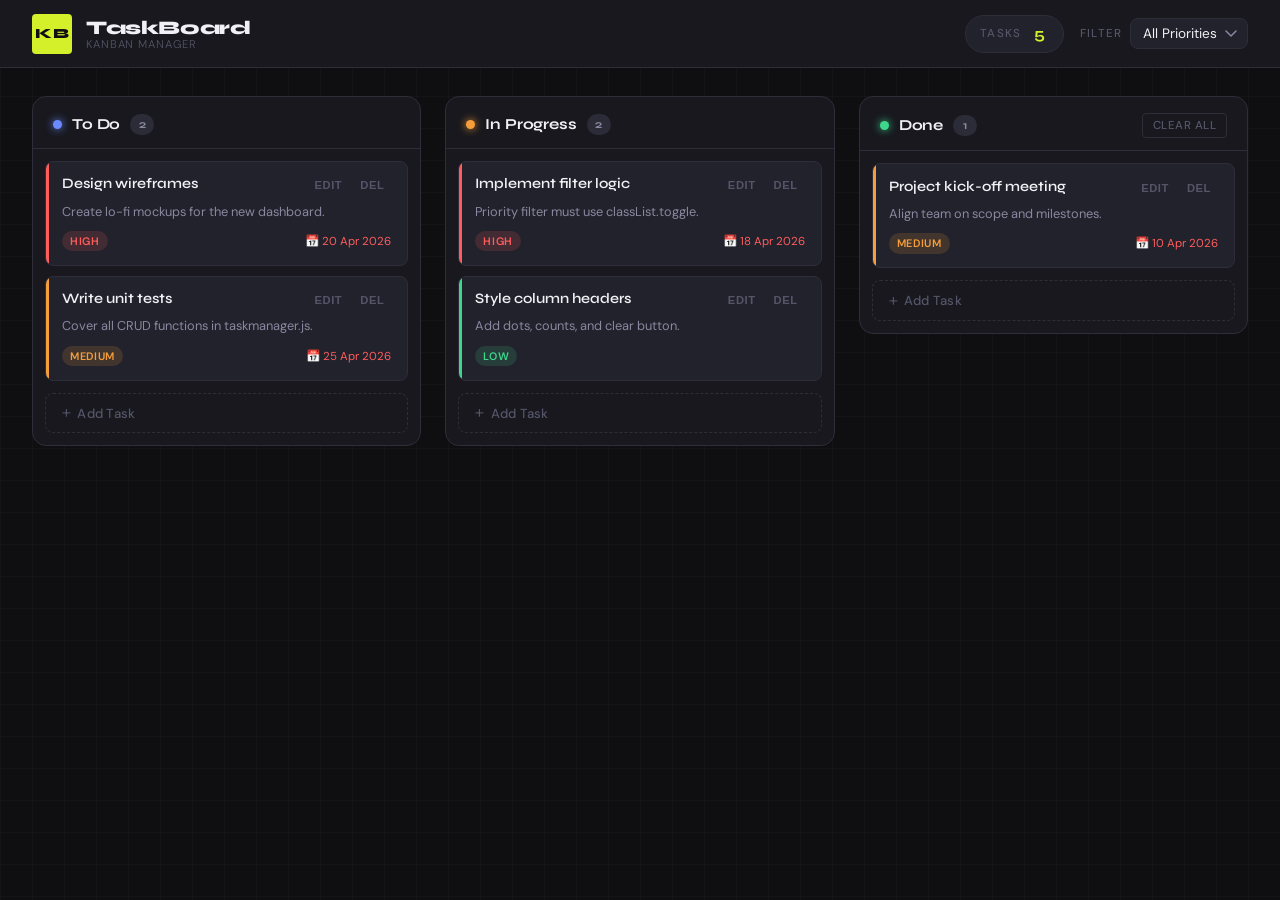
<file: Lab 2/index.html>
<!DOCTYPE html>
<html lang="en">
<head>
  <meta charset="UTF-8" />
  <meta name="viewport" content="width=device-width, initial-scale=1.0" />
  <title>TaskBoard — Kanban</title>
  <link rel="stylesheet" href="style.css" />
  <link rel="preconnect" href="https://fonts.googleapis.com" />
  <link rel="preconnect" href="https://fonts.gstatic.com" crossorigin />
  <link href="https://fonts.googleapis.com/css2?family=Syne:wght@400;600;700;800&family=DM+Sans:ital,wght@0,300;0,400;0,500;1,300&display=swap" rel="stylesheet" />
</head>
<body>

  <!-- ═══════════════ HEADER ═══════════════ -->
  <header class="app-header">
    <div class="header-left">
      <div class="logo-mark">KB</div>
      <div class="header-titles">
        <h1 class="app-title">TaskBoard</h1>
        <span class="app-subtitle">Kanban Manager</span>
      </div>
    </div>
    <div class="header-right">
      <div class="counter-badge">
        <span class="counter-label">Tasks</span>
        <span class="counter-value" id="taskCounter">0</span>
      </div>
      <div class="filter-group">
        <label class="filter-label" for="priorityFilter">Filter</label>
        <select id="priorityFilter" class="filter-select">
          <option value="all">All Priorities</option>
          <option value="high">🔴 High</option>
          <option value="medium">🟡 Medium</option>
          <option value="low">🟢 Low</option>
        </select>
      </div>
    </div>
  </header>

  <!-- ═══════════════ BOARD ═══════════════ -->
  <main class="board">

    <!-- TO DO -->
    <section class="column" id="todo">
      <div class="column-header">
        <div class="column-title-group">
          <span class="column-dot dot-todo"></span>
          <h2 class="column-title">To Do</h2>
          <span class="column-count" id="count-todo">0</span>
        </div>
      </div>
      <ul class="task-list" id="list-todo" data-column="todo"></ul>
      <button class="add-task-btn" data-column="todo">
        <span class="plus-icon">+</span> Add Task
      </button>
    </section>

    <!-- IN PROGRESS -->
    <section class="column" id="inprogress">
      <div class="column-header">
        <div class="column-title-group">
          <span class="column-dot dot-inprogress"></span>
          <h2 class="column-title">In Progress</h2>
          <span class="column-count" id="count-inprogress">0</span>
        </div>
      </div>
      <ul class="task-list" id="list-inprogress" data-column="inprogress"></ul>
      <button class="add-task-btn" data-column="inprogress">
        <span class="plus-icon">+</span> Add Task
      </button>
    </section>

    <!-- DONE -->
    <section class="column" id="done">
      <div class="column-header">
        <div class="column-title-group">
          <span class="column-dot dot-done"></span>
          <h2 class="column-title">Done</h2>
          <span class="column-count" id="count-done">0</span>
        </div>
        <button class="clear-done-btn" id="clearDoneBtn">Clear All</button>
      </div>
      <ul class="task-list" id="list-done" data-column="done"></ul>
      <button class="add-task-btn" data-column="done">
        <span class="plus-icon">+</span> Add Task
      </button>
    </section>

  </main>

  <!-- ═══════════════ MODAL ═══════════════ -->
  <div class="modal-overlay" id="modalOverlay" aria-hidden="true">
    <div class="modal" role="dialog" aria-modal="true" aria-labelledby="modalHeading">
      <div class="modal-header">
        <h2 class="modal-title" id="modalHeading">New Task</h2>
        <button class="modal-close-btn" id="modalCloseBtn" aria-label="Close modal">✕</button>
      </div>
      <div class="modal-body">
        <div class="form-group">
          <label class="form-label" for="taskTitle">Title <span class="required">*</span></label>
          <input type="text" id="taskTitle" class="form-input" placeholder="What needs to be done?" maxlength="80" />
        </div>
        <div class="form-group">
          <label class="form-label" for="taskDesc">Description</label>
          <textarea id="taskDesc" class="form-textarea" placeholder="Add details, context, or notes…" rows="3"></textarea>
        </div>
        <div class="form-row">
          <div class="form-group">
            <label class="form-label" for="taskPriority">Priority</label>
            <select id="taskPriority" class="form-select">
              <option value="medium">🟡 Medium</option>
              <option value="high">🔴 High</option>
              <option value="low">🟢 Low</option>
            </select>
          </div>
          <div class="form-group">
            <label class="form-label" for="taskDue">Due Date</label>
            <input type="date" id="taskDue" class="form-input" />
          </div>
        </div>
      </div>
      <div class="modal-footer">
        <button class="btn btn-secondary" id="modalCancelBtn">Cancel</button>
        <button class="btn btn-primary" id="modalSaveBtn">Save Task</button>
      </div>
      <!-- Hidden fields to track edit state -->
      <input type="hidden" id="editTaskId" value="" />
      <input type="hidden" id="editColumnId" value="" />
    </div>
  </div>

  <script src="taskmanager.js"></script>
</body>
</html>
</file>
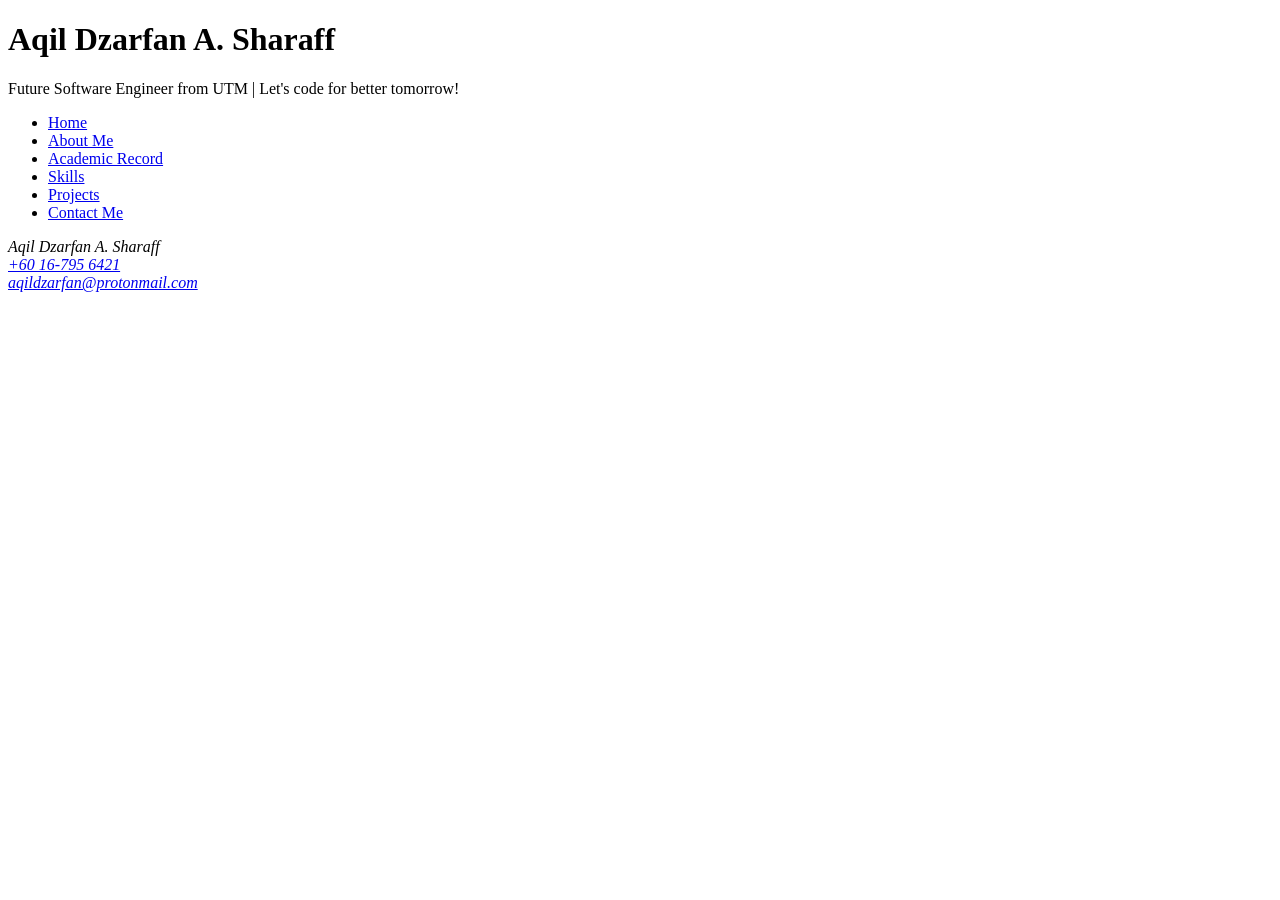
<file: Lab Exercise 1 - HTML/index.html>
<!DOCTYPE html>
<html lang="en">

<head>
    <meta charset="UTF-8">
    <meta name="description"
        content="Personal portfolio of Aqil Dzarfan A. Sharaff, a future software engineer from UTM.">
    <title>Index - Aqil's Portfolio</title>
</head>

<body>
    <header>
        <h1>Aqil Dzarfan A. Sharaff</h1>
        <p>Future Software Engineer from UTM | Let's code for better tomorrow!</p>
    </header>
    <nav>
        <ul>
            <li><a href="index.html">Home</a></li>
            <li><a href="about.html">About Me</a></li>
            <li><a href="academic.html">Academic Record</a></li>
            <li><a href="skills.html">Skills</a></li>
            <li><a href="projects.html">Projects</a></li>
            <li><a href="contact.html">Contact Me</a></li>
        </ul>
    </nav>
    <main>
        <section>
        </section>
        <section>
        </section>
    </main>
    <footer>
        <address>
            Aqil Dzarfan A. Sharaff<br>
            <a href="tel:+60167956421">+60 16-795 6421</a><br>
            <a href="mailto:aqildzarfan@protonmail.com">aqildzarfan@protonmail.com</a><br>
        </address>
    </footer>
</body>
</file>
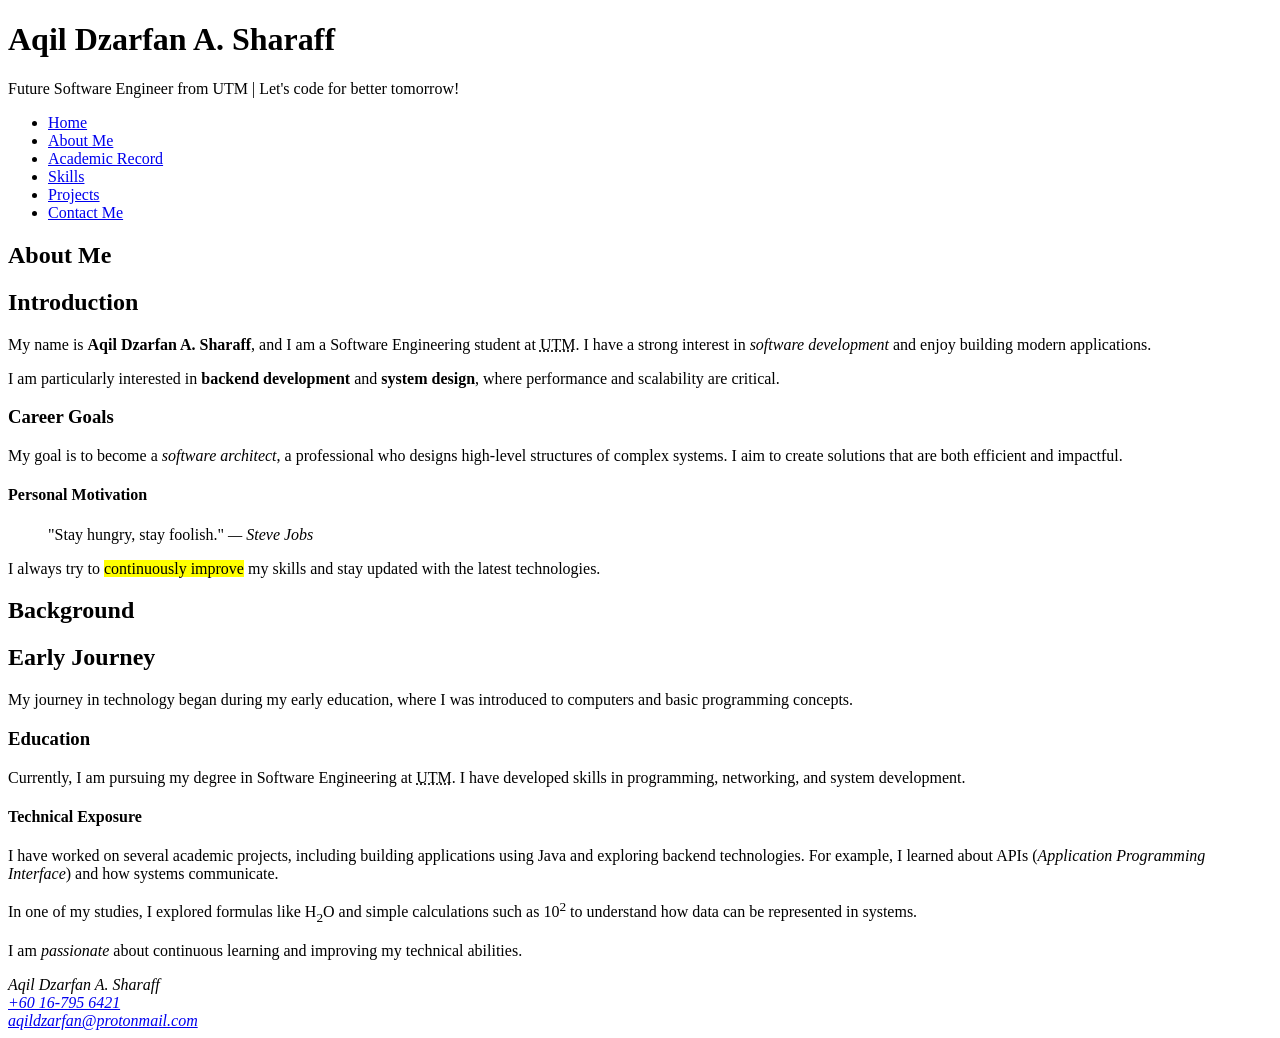
<file: Lab Exercise 1 - HTML/about.html>
<!DOCTYPE html>
<html lang="en">

<head>
    <meta charset="UTF-8">
    <meta name="description"
        content="Personal portfolio of Aqil Dzarfan A. Sharaff, a future software engineer from UTM.">
    <title>About - Aqil's Portfolio</title>
</head>

<body>
    <header>
        <h1>Aqil Dzarfan A. Sharaff</h1>
        <p>Future Software Engineer from UTM | Let's code for better tomorrow!</p>
    </header>
    <nav>
        <ul>
            <li><a href="index.html">Home</a></li>
            <li><a href="about.html">About Me</a></li>
            <li><a href="academic.html">Academic Record</a></li>
            <li><a href="skills.html">Skills</a></li>
            <li><a href="projects.html">Projects</a></li>
            <li><a href="contact.html">Contact Me</a></li>
        </ul>
    </nav>
    <main>
        <section>
            <h1>About Me</h1>

            <h2>Introduction</h2>
            <p>
                My name is <strong>Aqil Dzarfan A. Sharaff</strong>, and I am a Software Engineering student at
                <abbr title="Universiti Teknologi Malaysia">UTM</abbr>.
                I have a strong interest in <em>software development</em> and enjoy building modern applications.
            </p>
            <p>
                I am particularly interested in <strong>backend development</strong> and <b>system design</b>,
                where performance and scalability are critical.
            </p>

            <h3>Career Goals</h3>
            <p>
                My goal is to become a <dfn>software architect</dfn>, a professional who designs high-level
                structures of complex systems. I aim to create solutions that are both efficient and impactful.
            </p>

            <h4>Personal Motivation</h4>
            <blockquote cite="https://www.brainyquote.com/quotes/steve_jobs_416859">
                "Stay hungry, stay foolish."
                <cite>— Steve Jobs</cite>
            </blockquote>

            <p>
                I always try to <mark>continuously improve</mark> my skills and stay updated with the latest
                technologies.
            </p>
        </section>

        <section>
            <h1>Background</h1>

            <h2>Early Journey</h2>
            <p>
                My journey in technology began during my early education, where I was introduced to computers
                and basic programming concepts.
            </p>

            <h3>Education</h3>
            <p>
                Currently, I am pursuing my degree in Software Engineering at
                <abbr title="Universiti Teknologi Malaysia">UTM</abbr>.
                I have developed skills in programming, networking, and system development.
            </p>

            <h4>Technical Exposure</h4>
            <p>
                I have worked on several academic projects, including building applications using Java and exploring
                backend technologies. For example, I learned about APIs (<dfn>Application Programming Interface</dfn>)
                and how systems communicate.
            </p>

            <p>
                In one of my studies, I explored formulas like H<sub>2</sub>O and simple calculations such as
                10<sup>2</sup>
                to understand how data can be represented in systems.
            </p>

            <p>
                I am <i>passionate</i> about continuous learning and improving my technical abilities.
            </p>
        </section>
    </main>
    <footer>
        <address>
            Aqil Dzarfan A. Sharaff<br>
            <a href="tel:+60167956421">+60 16-795 6421</a><br>
            <a href="mailto:aqildzarfan@protonmail.com">aqildzarfan@protonmail.com</a><br>
        </address>
    </footer>
</body>
</file>
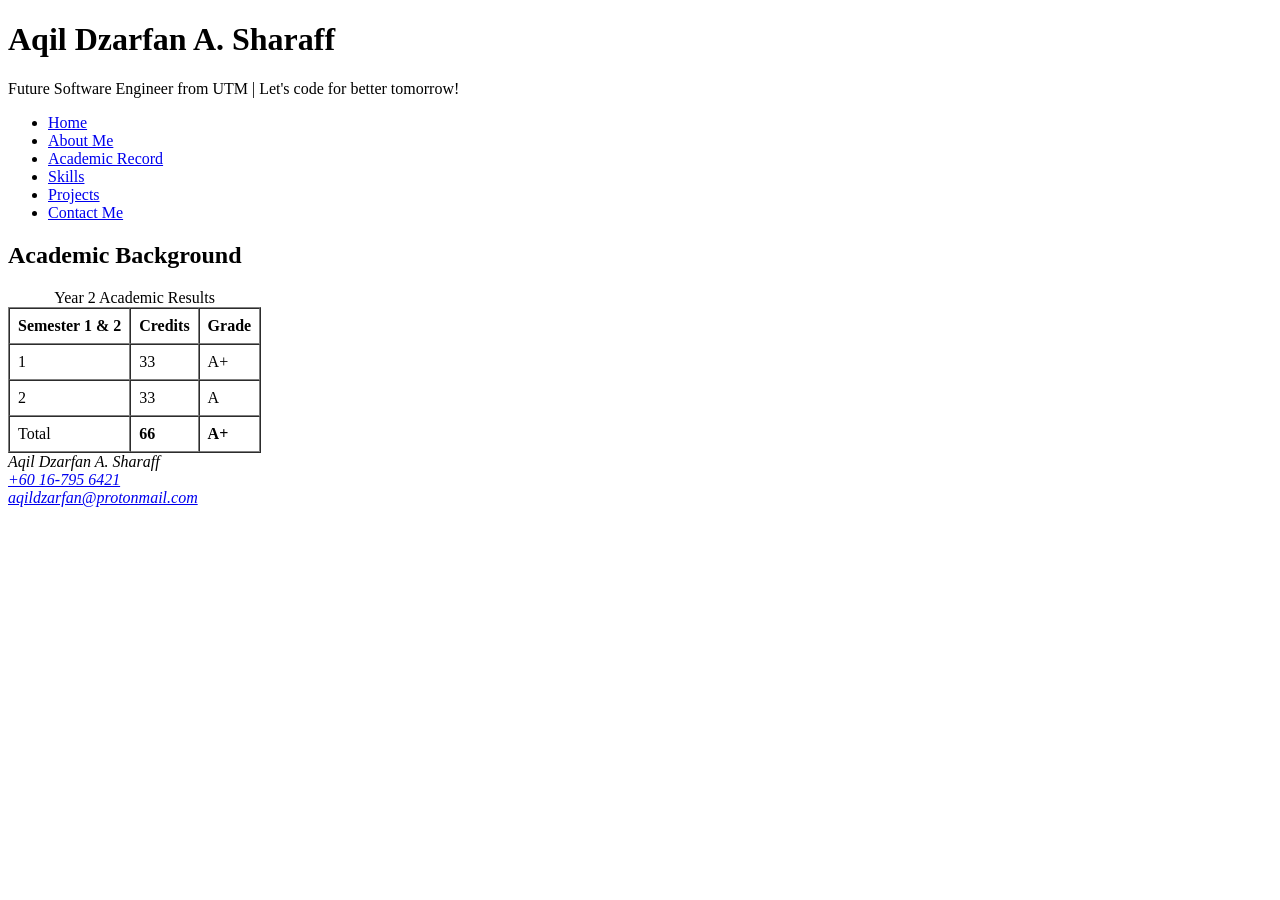
<file: Lab Exercise 1 - HTML/academic.html>
<!DOCTYPE html>
<html lang="en">

<head>
    <meta charset="UTF-8">
    <meta name="description"
        content="Personal portfolio of Aqil Dzarfan A. Sharaff, a future software engineer from UTM.">
    <title>Academic - Aqil's Portfolio</title>
</head>

<body>
    <header>
        <h1>Aqil Dzarfan A. Sharaff</h1>
        <p>Future Software Engineer from UTM | Let's code for better tomorrow!</p>
    </header>
    <nav>
        <ul>
            <li><a href="index.html">Home</a></li>
            <li><a href="about.html">About Me</a></li>
            <li><a href="academic.html">Academic Record</a></li>
            <li><a href="skills.html">Skills</a></li>
            <li><a href="projects.html">Projects</a></li>
            <li><a href="contact.html">Contact Me</a></li>
        </ul>
    </nav>
    <main>
        <section>
            <h1>Academic Background</h1>
        </section>
        <section>
            <table border="1" cellpadding="8" cellspacing="0">
                <caption>Year 2 Academic Results</caption>
                <thead>
                    <tr>
                        <th scope="col" colspan="2">Semester 1 &amp; 2</th>
                        <th scope="col">Credits</th>
                        <th scope="col">Grade</th>
                    </tr>
                </thead>
                <tbody>
                    <tr>
                        <td colspan="2">1</td>
                        <td>33</td>
                        <td>A+</td>
                    </tr>
                    <tr>
                        <td colspan="2">2</td>
                        <td>33</td>
                        <td>A</td>
                    </tr>
                </tbody>
                <tfoot>
                    <tr>
                        <td colspan="2">Total</td>
                        <td><strong>66</strong></td>
                        <td><strong>A+</strong></td>
                    </tr>
                </tfoot>
            </table>
        </section>
    </main>
    <footer>
        <address>
            Aqil Dzarfan A. Sharaff<br>
            <a href="tel:+60167956421">+60 16-795 6421</a><br>
            <a href="mailto:aqildzarfan@protonmail.com">aqildzarfan@protonmail.com</a><br>
        </address>
    </footer>
</body>
</file>
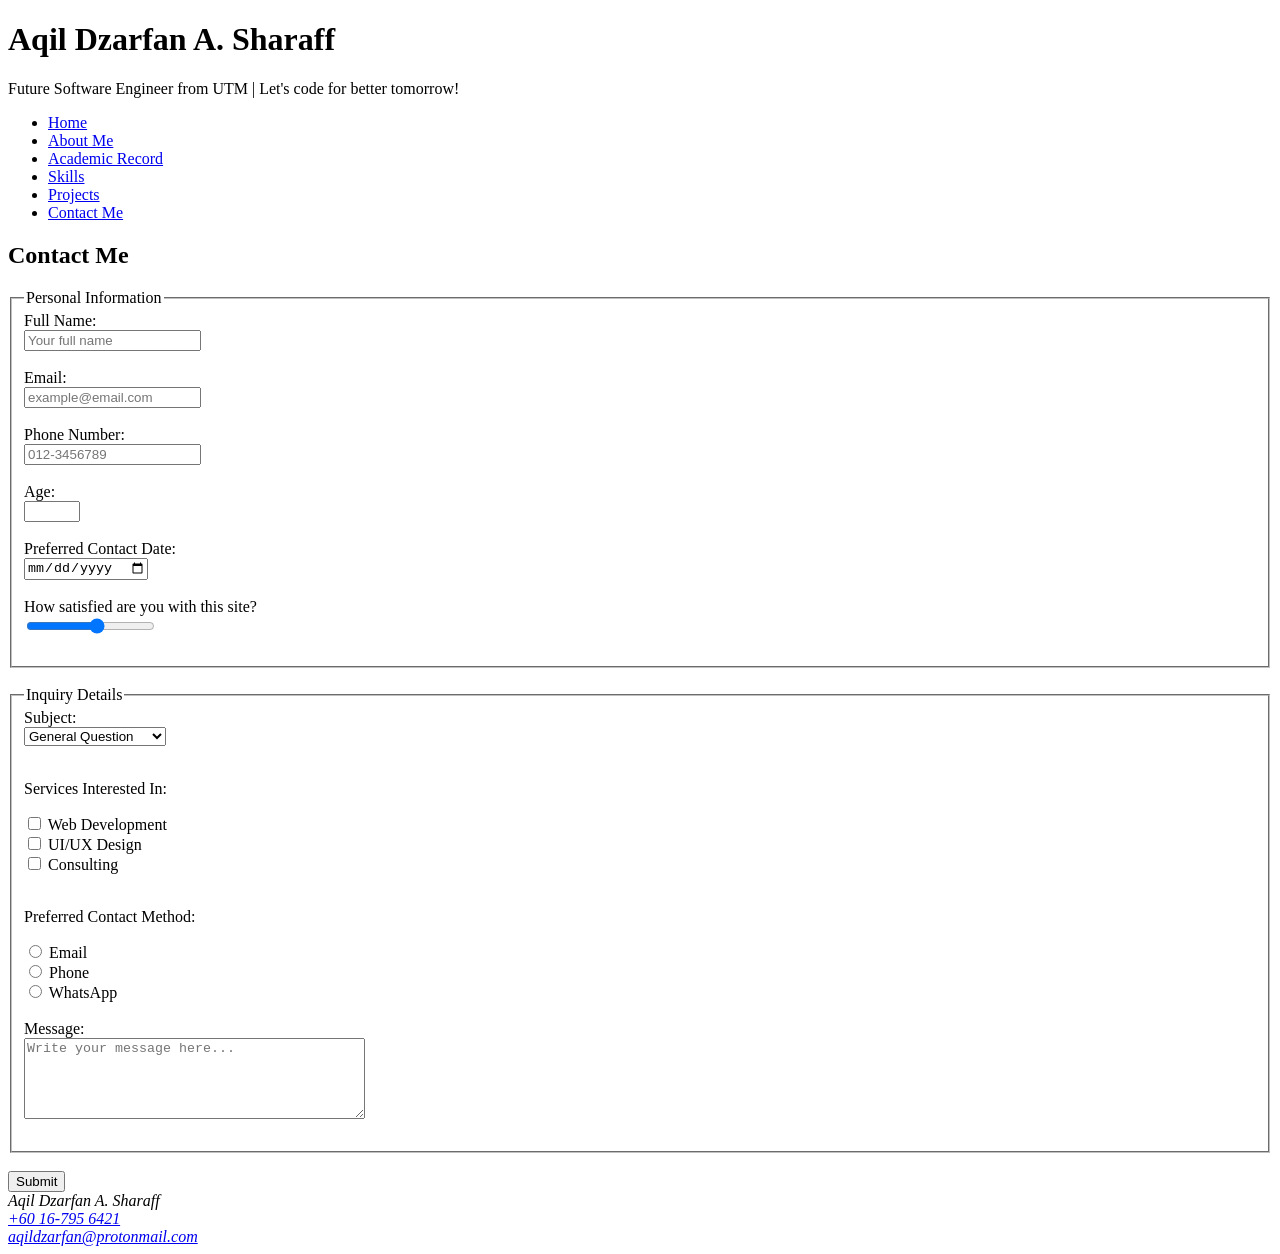
<file: Lab Exercise 1 - HTML/contact.html>
<!DOCTYPE html>
<html lang="en">

<head>
    <meta charset="UTF-8">
    <meta name="description"
        content="Personal portfolio of Aqil Dzarfan A. Sharaff, a future software engineer from UTM.">
    <title>Contact - Aqil's Portfolio</title>
</head>

<body>
    <header>
        <h1>Aqil Dzarfan A. Sharaff</h1>
        <p>Future Software Engineer from UTM | Let's code for better tomorrow!</p>
    </header>
    <nav>
        <ul>
            <li><a href="index.html">Home</a></li>
            <li><a href="about.html">About Me</a></li>
            <li><a href="academic.html">Academic Record</a></li>
            <li><a href="skills.html">Skills</a></li>
            <li><a href="projects.html">Projects</a></li>
            <li><a href="contact.html">Contact Me</a></li>
        </ul>
    </nav>
    <main>
        <section>
            <h1>Contact Me</h1>
        </section>
        <section>
            <form action="#" method="post">
                <fieldset>
                    <legend>Personal Information</legend>

                    <!-- Full Name -->
                    <label for="fullname">Full Name:</label><br>
                    <input type="text" id="fullname" name="fullname" placeholder="Your full name" required
                        maxlength="60"><br><br>

                    <!-- Email -->
                    <label for="email">Email:</label><br>
                    <input type="email" id="email" name="email" placeholder="example@email.com" required><br><br>

                    <!-- Phone -->
                    <label for="phone">Phone Number:</label><br>
                    <input type="tel" id="phone" name="phone" placeholder="012-3456789" required><br><br>

                    <!-- Age -->
                    <label for="age">Age:</label><br>
                    <input type="number" id="age" name="age" min="18" max="100" required><br><br>

                    <!-- Date -->
                    <label for="date">Preferred Contact Date:</label><br>
                    <input type="date" id="date" name="date" required><br><br>

                    <!-- Range -->
                    <label for="satisfaction">How satisfied are you with this site?</label><br>
                    <input type="range" id="satisfaction" name="satisfaction" min="1" max="10"><br><br>

                </fieldset>
                <br>
                <fieldset>
                    <legend>Inquiry Details</legend>

                    <!-- Subject Dropdown -->
                    <label for="subject">Subject:</label><br>
                    <select id="subject" name="subject" required>

                        <optgroup label="General">
                            <option value="question">General Question</option>
                            <option value="feedback">Feedback</option>
                        </optgroup>

                        <optgroup label="Business">
                            <option value="collaboration">Collaboration</option>
                            <option value="job">Job Opportunity</option>
                        </optgroup>

                    </select><br><br>

                    <!-- Checkboxes -->
                    <p>Services Interested In:</p>

                    <input type="checkbox" id="webdev" name="services" value="webdev">
                    <label for="webdev">Web Development</label><br>

                    <input type="checkbox" id="design" name="services" value="design">
                    <label for="design">UI/UX Design</label><br>

                    <input type="checkbox" id="consulting" name="services" value="consulting">
                    <label for="consulting">Consulting</label><br><br>

                    <!-- Radio Buttons -->
                    <p>Preferred Contact Method:</p>

                    <input type="radio" id="email_contact" name="contact_method" value="email" required>
                    <label for="email_contact">Email</label><br>

                    <input type="radio" id="phone_contact" name="contact_method" value="phone">
                    <label for="phone_contact">Phone</label><br>

                    <input type="radio" id="whatsapp_contact" name="contact_method" value="whatsapp">
                    <label for="whatsapp_contact">WhatsApp</label><br><br>

                    <!-- Message -->
                    <label for="message">Message:</label><br>
                    <textarea id="message" name="message" rows="5" cols="40" placeholder="Write your message here..."
                        maxlength="300" required></textarea><br><br>

                </fieldset>
                <br>

                <!-- Submit Button -->
                <input type="submit" value="Submit">
            </form>
        </section>
    </main>
    <footer>
        <address>
            Aqil Dzarfan A. Sharaff<br>
            <a href="tel:+60167956421">+60 16-795 6421</a><br>
            <a href="mailto:aqildzarfan@protonmail.com">aqildzarfan@protonmail.com</a><br>
        </address>
    </footer>
</body>
</file>
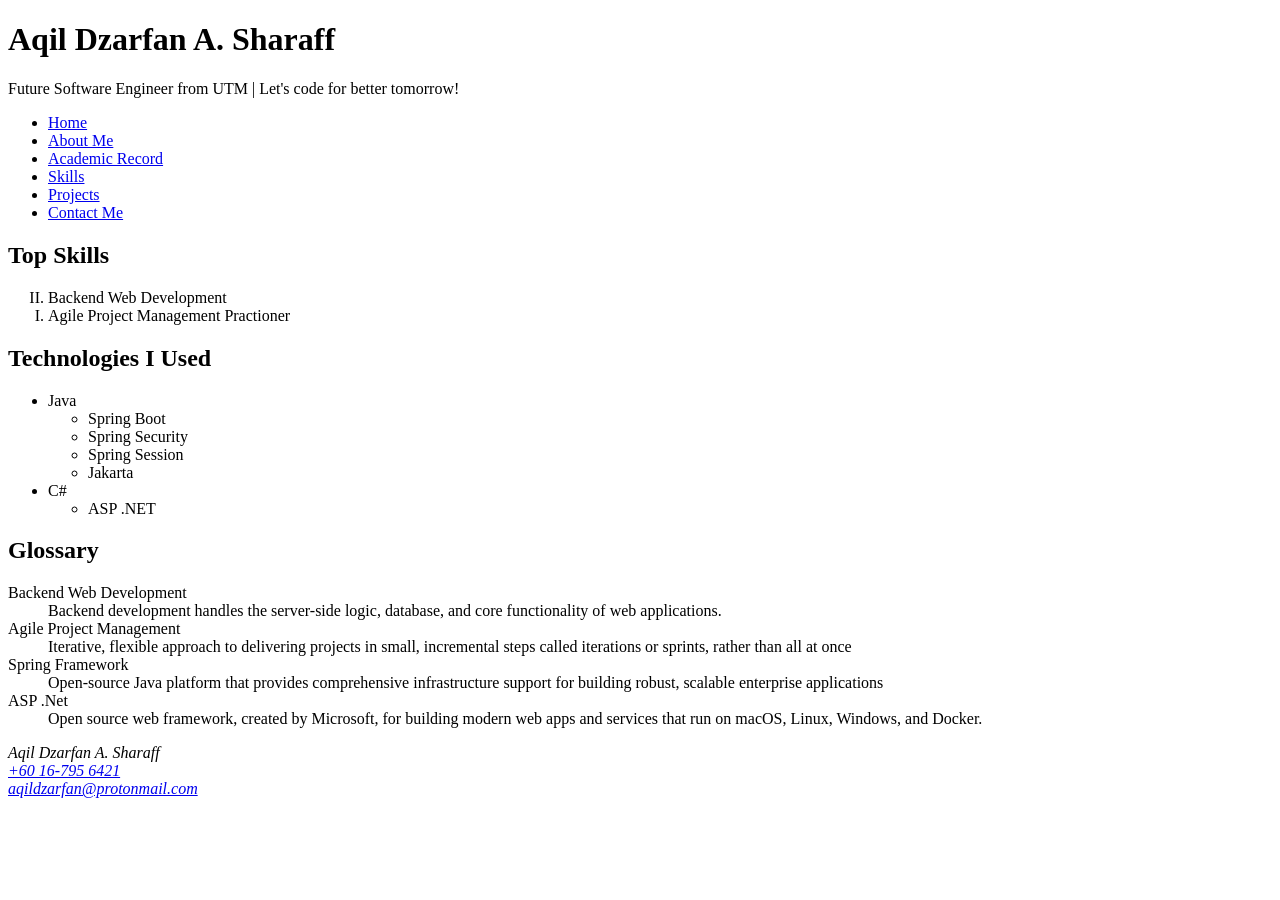
<file: Lab Exercise 1 - HTML/skills.html>
<!DOCTYPE html>
<html lang="en">

<head>
    <meta charset="UTF-8">
    <meta name="description"
        content="Personal portfolio of Aqil Dzarfan A. Sharaff, a future software engineer from UTM.">
    <title>Skills - Aqil's Portfolio</title>
</head>

<body>
    <header>
        <h1>Aqil Dzarfan A. Sharaff</h1>
        <p>Future Software Engineer from UTM | Let's code for better tomorrow!</p>
    </header>
    <nav>
        <ul>
            <li><a href="index.html">Home</a></li>
            <li><a href="about.html">About Me</a></li>
            <li><a href="academic.html">Academic Record</a></li>
            <li><a href="skills.html">Skills</a></li>
            <li><a href="projects.html">Projects</a></li>
            <li><a href="contact.html">Contact Me</a></li>
        </ul>
    </nav>
    <main>
        <section>
            <h2>Top Skills</h2>
            <ol reversed type="I" start="I">
                <li>Backend Web Development</li>
                <li>Agile Project Management Practioner</li>
            </ol>
        </section>
        <section>
            <h2>Technologies I Used</h2>
            <ul>
                <li>Java</li>
                <ul>
                    <li>Spring Boot</li>
                    <li>Spring Security</li>
                    <li>Spring Session</li>
                    <li>Jakarta</li>
                </ul>

                <li>C#</li>
                <ul>
                    <li>ASP .NET</li>
                </ul>
            </ul>
        </section>
        <section>
            <h2>Glossary</h2>
            <dl>
                <dt>Backend Web Development</dt>
                <dd>Backend development handles the server-side logic, database, and core functionality of web
                    applications.</dd>

                <dt>Agile Project Management</dt>
                <dd>Iterative, flexible approach to delivering projects in small, incremental steps called iterations
                    or sprints, rather than all at once</dd>

                <dt>Spring Framework</dt>
                <dd>Open-source Java platform that provides comprehensive infrastructure support for building robust,
                    scalable enterprise applications</dd>

                <dt>ASP .Net</dt>
                <dd>Open source web framework, created by Microsoft, for building modern web apps and services that run
                    on macOS, Linux, Windows, and Docker.</dd>
            </dl>
        </section>
    </main>
    <footer>
        <address>
            Aqil Dzarfan A. Sharaff<br>
            <a href="tel:+60167956421">+60 16-795 6421</a><br>
            <a href="mailto:aqildzarfan@protonmail.com">aqildzarfan@protonmail.com</a><br>
        </address>
    </footer>
</body>
</file>
<file: Lab 2/style.css>
/* ═══════════════════════════════════════════════════════
   TASKBOARD — style.css
   Aesthetic: Industrial-editorial with bold Syne typography
   Dark slate base · acid yellow accents · sharp geometry
═══════════════════════════════════════════════════════ */

/* ── CSS Variables ── */
:root {
  --bg:           #0f0f12;
  --surface:      #18181e;
  --surface-2:    #22222c;
  --surface-3:    #2c2c38;
  --border:       #2e2e3a;
  --border-light: #3e3e50;

  --text-primary:   #f0f0f5;
  --text-secondary: #8888a0;
  --text-muted:     #55556a;

  --accent:       #d4f02a;   /* acid yellow */
  --accent-dim:   #9ab81e;
  --accent-glow:  rgba(212, 240, 42, 0.15);

  --todo-color:      #6c8aff;
  --inprogress-color:#f59e3a;
  --done-color:      #3dd68c;

  --high-color:   #ff5c5c;
  --medium-color: #f59e3a;
  --low-color:    #3dd68c;

  --radius-sm:  4px;
  --radius-md:  8px;
  --radius-lg:  14px;

  --shadow-card: 0 2px 12px rgba(0,0,0,0.4);
  --shadow-modal: 0 24px 64px rgba(0,0,0,0.7);

  --font-display: 'Syne', sans-serif;
  --font-body:    'DM Sans', sans-serif;

  --transition: 200ms cubic-bezier(0.4, 0, 0.2, 1);
}

/* ── Reset & Base ── */
*, *::before, *::after { box-sizing: border-box; margin: 0; padding: 0; }

html { font-size: 16px; -webkit-font-smoothing: antialiased; }

body {
  font-family: var(--font-body);
  background-color: var(--bg);
  color: var(--text-primary);
  min-height: 100vh;
  line-height: 1.5;
  /* Subtle grid background */
  background-image:
    linear-gradient(rgba(255,255,255,0.02) 1px, transparent 1px),
    linear-gradient(90deg, rgba(255,255,255,0.02) 1px, transparent 1px);
  background-size: 32px 32px;
}

/* ── HEADER ── */
.app-header {
  display: flex;
  align-items: center;
  justify-content: space-between;
  padding: 0 2rem;
  height: 68px;
  background: var(--surface);
  border-bottom: 1px solid var(--border);
  position: sticky;
  top: 0;
  z-index: 100;
  gap: 1rem;
}

.header-left {
  display: flex;
  align-items: center;
  gap: 14px;
}

.logo-mark {
  width: 40px;
  height: 40px;
  background: var(--accent);
  color: #0f0f12;
  font-family: var(--font-display);
  font-weight: 800;
  font-size: 14px;
  letter-spacing: 0.5px;
  display: flex;
  align-items: center;
  justify-content: center;
  border-radius: var(--radius-sm);
  flex-shrink: 0;
}

.header-titles {
  display: flex;
  flex-direction: column;
  line-height: 1.1;
}

.app-title {
  font-family: var(--font-display);
  font-weight: 800;
  font-size: 1.2rem;
  letter-spacing: -0.02em;
  color: var(--text-primary);
}

.app-subtitle {
  font-size: 0.7rem;
  color: var(--text-muted);
  font-weight: 300;
  letter-spacing: 0.08em;
  text-transform: uppercase;
}

.header-right {
  display: flex;
  align-items: center;
  gap: 16px;
}

.counter-badge {
  display: flex;
  align-items: center;
  gap: 8px;
  background: var(--surface-2);
  border: 1px solid var(--border);
  border-radius: 100px;
  padding: 6px 14px;
}

.counter-label {
  font-size: 0.72rem;
  text-transform: uppercase;
  letter-spacing: 0.1em;
  color: var(--text-muted);
  font-weight: 500;
}

.counter-value {
  font-family: var(--font-display);
  font-weight: 700;
  font-size: 1rem;
  color: var(--accent);
  min-width: 20px;
  text-align: center;
  transition: color var(--transition);
}

.filter-group {
  display: flex;
  align-items: center;
  gap: 8px;
}

.filter-label {
  font-size: 0.72rem;
  text-transform: uppercase;
  letter-spacing: 0.1em;
  color: var(--text-muted);
  font-weight: 500;
}

.filter-select {
  background: var(--surface-2);
  border: 1px solid var(--border);
  border-radius: var(--radius-md);
  color: var(--text-primary);
  font-family: var(--font-body);
  font-size: 0.85rem;
  padding: 6px 12px;
  cursor: pointer;
  transition: border-color var(--transition);
  appearance: none;
  background-image: url("data:image/svg+xml,%3Csvg xmlns='http://www.w3.org/2000/svg' width='12' height='8' viewBox='0 0 12 8'%3E%3Cpath d='M1 1l5 5 5-5' stroke='%238888a0' stroke-width='1.5' fill='none' stroke-linecap='round'/%3E%3C/svg%3E");
  background-repeat: no-repeat;
  background-position: right 10px center;
  padding-right: 30px;
}

.filter-select:focus {
  outline: none;
  border-color: var(--accent);
}

/* ── BOARD LAYOUT ── */
.board {
  display: grid;
  grid-template-columns: repeat(3, 1fr);
  gap: 1.5rem;
  padding: 1.75rem 2rem;
  max-width: 1400px;
  margin: 0 auto;
  align-items: start;
}

@media (max-width: 900px) {
  .board { grid-template-columns: 1fr; }
}

/* ── COLUMN ── */
.column {
  background: var(--surface);
  border: 1px solid var(--border);
  border-radius: var(--radius-lg);
  overflow: hidden;
  display: flex;
  flex-direction: column;
}

.column-header {
  display: flex;
  align-items: center;
  justify-content: space-between;
  padding: 1rem 1.25rem 0.75rem;
  border-bottom: 1px solid var(--border);
}

.column-title-group {
  display: flex;
  align-items: center;
  gap: 10px;
}

.column-dot {
  width: 9px;
  height: 9px;
  border-radius: 50%;
  flex-shrink: 0;
}

.dot-todo       { background: var(--todo-color); box-shadow: 0 0 8px var(--todo-color); }
.dot-inprogress { background: var(--inprogress-color); box-shadow: 0 0 8px var(--inprogress-color); }
.dot-done       { background: var(--done-color); box-shadow: 0 0 8px var(--done-color); }

.column-title {
  font-family: var(--font-display);
  font-weight: 700;
  font-size: 0.95rem;
  letter-spacing: -0.01em;
  color: var(--text-primary);
}

.column-count {
  background: var(--surface-3);
  color: var(--text-secondary);
  font-family: var(--font-display);
  font-size: 0.72rem;
  font-weight: 700;
  padding: 2px 8px;
  border-radius: 100px;
  min-width: 24px;
  text-align: center;
}

.clear-done-btn {
  background: none;
  border: 1px solid var(--border);
  border-radius: var(--radius-sm);
  color: var(--text-muted);
  font-family: var(--font-body);
  font-size: 0.72rem;
  font-weight: 500;
  letter-spacing: 0.04em;
  padding: 4px 10px;
  cursor: pointer;
  text-transform: uppercase;
  transition: all var(--transition);
}

.clear-done-btn:hover {
  border-color: var(--high-color);
  color: var(--high-color);
}

/* ── TASK LIST ── */
.task-list {
  list-style: none;
  padding: 0.75rem;
  display: flex;
  flex-direction: column;
  gap: 0.6rem;
  min-height: 60px;
}

/* ── TASK CARD ── */
.task-card {
  background: var(--surface-2);
  border: 1px solid var(--border);
  border-radius: var(--radius-md);
  padding: 0.85rem 1rem;
  cursor: default;
  transition: border-color var(--transition), transform var(--transition), box-shadow var(--transition);
  position: relative;
  overflow: hidden;
}

.task-card::before {
  content: '';
  position: absolute;
  left: 0;
  top: 0;
  bottom: 0;
  width: 3px;
  border-radius: 3px 0 0 3px;
}

.task-card[data-priority="high"]::before   { background: var(--high-color); }
.task-card[data-priority="medium"]::before { background: var(--medium-color); }
.task-card[data-priority="low"]::before    { background: var(--low-color); }

.task-card:hover {
  border-color: var(--border-light);
  transform: translateY(-1px);
  box-shadow: var(--shadow-card);
}

/* Title row */
.task-title-row {
  display: flex;
  align-items: flex-start;
  justify-content: space-between;
  gap: 8px;
  margin-bottom: 6px;
}

.task-title {
  font-family: var(--font-display);
  font-weight: 600;
  font-size: 0.9rem;
  color: var(--text-primary);
  line-height: 1.3;
  cursor: pointer;
  border-radius: var(--radius-sm);
  padding: 1px 3px;
  margin: -1px -3px;
  transition: background var(--transition);
  word-break: break-word;
}

.task-title:hover {
  background: var(--surface-3);
}

/* Inline edit input */
.task-title-input {
  font-family: var(--font-display);
  font-weight: 600;
  font-size: 0.9rem;
  color: var(--text-primary);
  background: var(--surface-3);
  border: 1px solid var(--accent);
  border-radius: var(--radius-sm);
  padding: 2px 6px;
  width: 100%;
  outline: none;
}

.task-desc {
  font-size: 0.8rem;
  color: var(--text-secondary);
  line-height: 1.45;
  margin-bottom: 10px;
  word-break: break-word;
}

.task-meta {
  display: flex;
  align-items: center;
  justify-content: space-between;
  gap: 8px;
  margin-top: 8px;
}

.priority-badge {
  font-size: 0.68rem;
  font-weight: 600;
  letter-spacing: 0.06em;
  text-transform: uppercase;
  padding: 2px 8px;
  border-radius: 100px;
}

.priority-badge.priority-high   { background: rgba(255,92,92,0.15);  color: var(--high-color); }
.priority-badge.priority-medium { background: rgba(245,158,58,0.15); color: var(--medium-color); }
.priority-badge.priority-low    { background: rgba(61,214,140,0.15); color: var(--done-color); }

.task-due {
  font-size: 0.72rem;
  color: var(--text-muted);
  display: flex;
  align-items: center;
  gap: 4px;
}

.task-due.overdue { color: var(--high-color); }

/* Action buttons */
.task-actions {
  display: flex;
  align-items: center;
  gap: 4px;
}

.task-btn {
  background: none;
  border: none;
  cursor: pointer;
  padding: 4px 6px;
  border-radius: var(--radius-sm);
  font-size: 0.7rem;
  font-weight: 600;
  text-transform: uppercase;
  letter-spacing: 0.05em;
  transition: all var(--transition);
  line-height: 1;
}

.task-btn-edit {
  color: var(--text-muted);
  border: 1px solid transparent;
}

.task-btn-edit:hover {
  color: var(--todo-color);
  border-color: var(--todo-color);
  background: rgba(108,138,255,0.1);
}

.task-btn-delete {
  color: var(--text-muted);
  border: 1px solid transparent;
}

.task-btn-delete:hover {
  color: var(--high-color);
  border-color: var(--high-color);
  background: rgba(255,92,92,0.1);
}

/* ── ADD TASK BUTTON ── */
.add-task-btn {
  display: flex;
  align-items: center;
  gap: 6px;
  width: calc(100% - 1.5rem);
  margin: 0 0.75rem 0.75rem;
  padding: 0.65rem 1rem;
  background: none;
  border: 1px dashed var(--border);
  border-radius: var(--radius-md);
  color: var(--text-muted);
  font-family: var(--font-body);
  font-size: 0.82rem;
  font-weight: 500;
  cursor: pointer;
  transition: all var(--transition);
  letter-spacing: 0.02em;
}

.add-task-btn:hover {
  border-color: var(--accent);
  color: var(--accent);
  background: var(--accent-glow);
}

.plus-icon {
  font-size: 1.1rem;
  line-height: 1;
  font-weight: 300;
}

/* ── MODAL ── */
.modal-overlay {
  position: fixed;
  inset: 0;
  background: rgba(0,0,0,0.75);
  backdrop-filter: blur(6px);
  z-index: 500;
  display: flex;
  align-items: center;
  justify-content: center;
  padding: 1rem;

  /* Hidden state */
  opacity: 0;
  pointer-events: none;
  transition: opacity 220ms ease;
}

.modal-overlay.is-open {
  opacity: 1;
  pointer-events: all;
}

.modal {
  background: var(--surface);
  border: 1px solid var(--border-light);
  border-radius: var(--radius-lg);
  width: 100%;
  max-width: 480px;
  box-shadow: var(--shadow-modal);
  transform: translateY(16px) scale(0.98);
  transition: transform 220ms cubic-bezier(0.34, 1.56, 0.64, 1);
}

.modal-overlay.is-open .modal {
  transform: translateY(0) scale(1);
}

.modal-header {
  display: flex;
  align-items: center;
  justify-content: space-between;
  padding: 1.25rem 1.5rem 1rem;
  border-bottom: 1px solid var(--border);
}

.modal-title {
  font-family: var(--font-display);
  font-weight: 700;
  font-size: 1.05rem;
  letter-spacing: -0.01em;
}

.modal-close-btn {
  background: var(--surface-2);
  border: 1px solid var(--border);
  border-radius: var(--radius-sm);
  color: var(--text-muted);
  width: 30px;
  height: 30px;
  display: flex;
  align-items: center;
  justify-content: center;
  font-size: 0.85rem;
  cursor: pointer;
  transition: all var(--transition);
}

.modal-close-btn:hover {
  background: var(--surface-3);
  color: var(--text-primary);
  border-color: var(--border-light);
}

.modal-body {
  padding: 1.25rem 1.5rem;
  display: flex;
  flex-direction: column;
  gap: 1rem;
}

.form-group {
  display: flex;
  flex-direction: column;
  gap: 6px;
  flex: 1;
}

.form-row {
  display: grid;
  grid-template-columns: 1fr 1fr;
  gap: 1rem;
}

.form-label {
  font-size: 0.75rem;
  font-weight: 500;
  text-transform: uppercase;
  letter-spacing: 0.08em;
  color: var(--text-secondary);
}

.required { color: var(--accent); }

.form-input,
.form-textarea,
.form-select {
  background: var(--surface-2);
  border: 1px solid var(--border);
  border-radius: var(--radius-md);
  color: var(--text-primary);
  font-family: var(--font-body);
  font-size: 0.875rem;
  padding: 9px 12px;
  width: 100%;
  transition: border-color var(--transition), box-shadow var(--transition);
}

.form-input::placeholder,
.form-textarea::placeholder { color: var(--text-muted); }

.form-input:focus,
.form-textarea:focus,
.form-select:focus {
  outline: none;
  border-color: var(--accent);
  box-shadow: 0 0 0 3px var(--accent-glow);
}

.form-textarea { resize: vertical; min-height: 80px; }

.form-select {
  appearance: none;
  background-image: url("data:image/svg+xml,%3Csvg xmlns='http://www.w3.org/2000/svg' width='12' height='8' viewBox='0 0 12 8'%3E%3Cpath d='M1 1l5 5 5-5' stroke='%238888a0' stroke-width='1.5' fill='none' stroke-linecap='round'/%3E%3C/svg%3E");
  background-repeat: no-repeat;
  background-position: right 10px center;
  padding-right: 32px;
  cursor: pointer;
}

input[type="date"].form-input::-webkit-calendar-picker-indicator {
  filter: invert(0.5);
  cursor: pointer;
}

.modal-footer {
  display: flex;
  align-items: center;
  justify-content: flex-end;
  gap: 10px;
  padding: 1rem 1.5rem 1.25rem;
  border-top: 1px solid var(--border);
}

.btn {
  font-family: var(--font-body);
  font-weight: 500;
  font-size: 0.875rem;
  padding: 9px 20px;
  border-radius: var(--radius-md);
  cursor: pointer;
  transition: all var(--transition);
  letter-spacing: 0.02em;
  border: 1px solid transparent;
}

.btn-secondary {
  background: var(--surface-2);
  border-color: var(--border);
  color: var(--text-secondary);
}

.btn-secondary:hover {
  background: var(--surface-3);
  color: var(--text-primary);
}

.btn-primary {
  background: var(--accent);
  color: #0f0f12;
  font-weight: 600;
}

.btn-primary:hover {
  background: #e5ff45;
  box-shadow: 0 4px 16px var(--accent-glow);
}

/* ── ANIMATIONS ── */

/* Card enter */
@keyframes cardEnter {
  from {
    opacity: 0;
    transform: translateY(-8px) scale(0.97);
  }
  to {
    opacity: 1;
    transform: translateY(0) scale(1);
  }
}

.task-card {
  animation: cardEnter 240ms cubic-bezier(0.34, 1.3, 0.64, 1) forwards;
}

/* Card fade-out */
@keyframes cardFadeOut {
  from {
    opacity: 1;
    transform: scale(1);
    max-height: 200px;
    margin-bottom: 0.6rem;
  }
  to {
    opacity: 0;
    transform: scale(0.94) translateX(12px);
    max-height: 0;
    margin-bottom: 0;
    padding-top: 0;
    padding-bottom: 0;
  }
}

.task-card.is-removing {
  animation: cardFadeOut 280ms ease forwards;
  overflow: hidden;
  pointer-events: none;
}

/* ── FILTER HIDDEN ── */
.task-card.is-hidden {
  display: none;
}

/* ── EMPTY STATE ── */
.empty-hint {
  text-align: center;
  padding: 1.5rem 1rem;
  color: var(--text-muted);
  font-size: 0.8rem;
  letter-spacing: 0.02em;
  pointer-events: none;
  user-select: none;
}

/* ── SCROLLBAR ── */
::-webkit-scrollbar { width: 6px; }
::-webkit-scrollbar-track { background: transparent; }
::-webkit-scrollbar-thumb { background: var(--border-light); border-radius: 3px; }
::-webkit-scrollbar-thumb:hover { background: var(--text-muted); }
</file>
